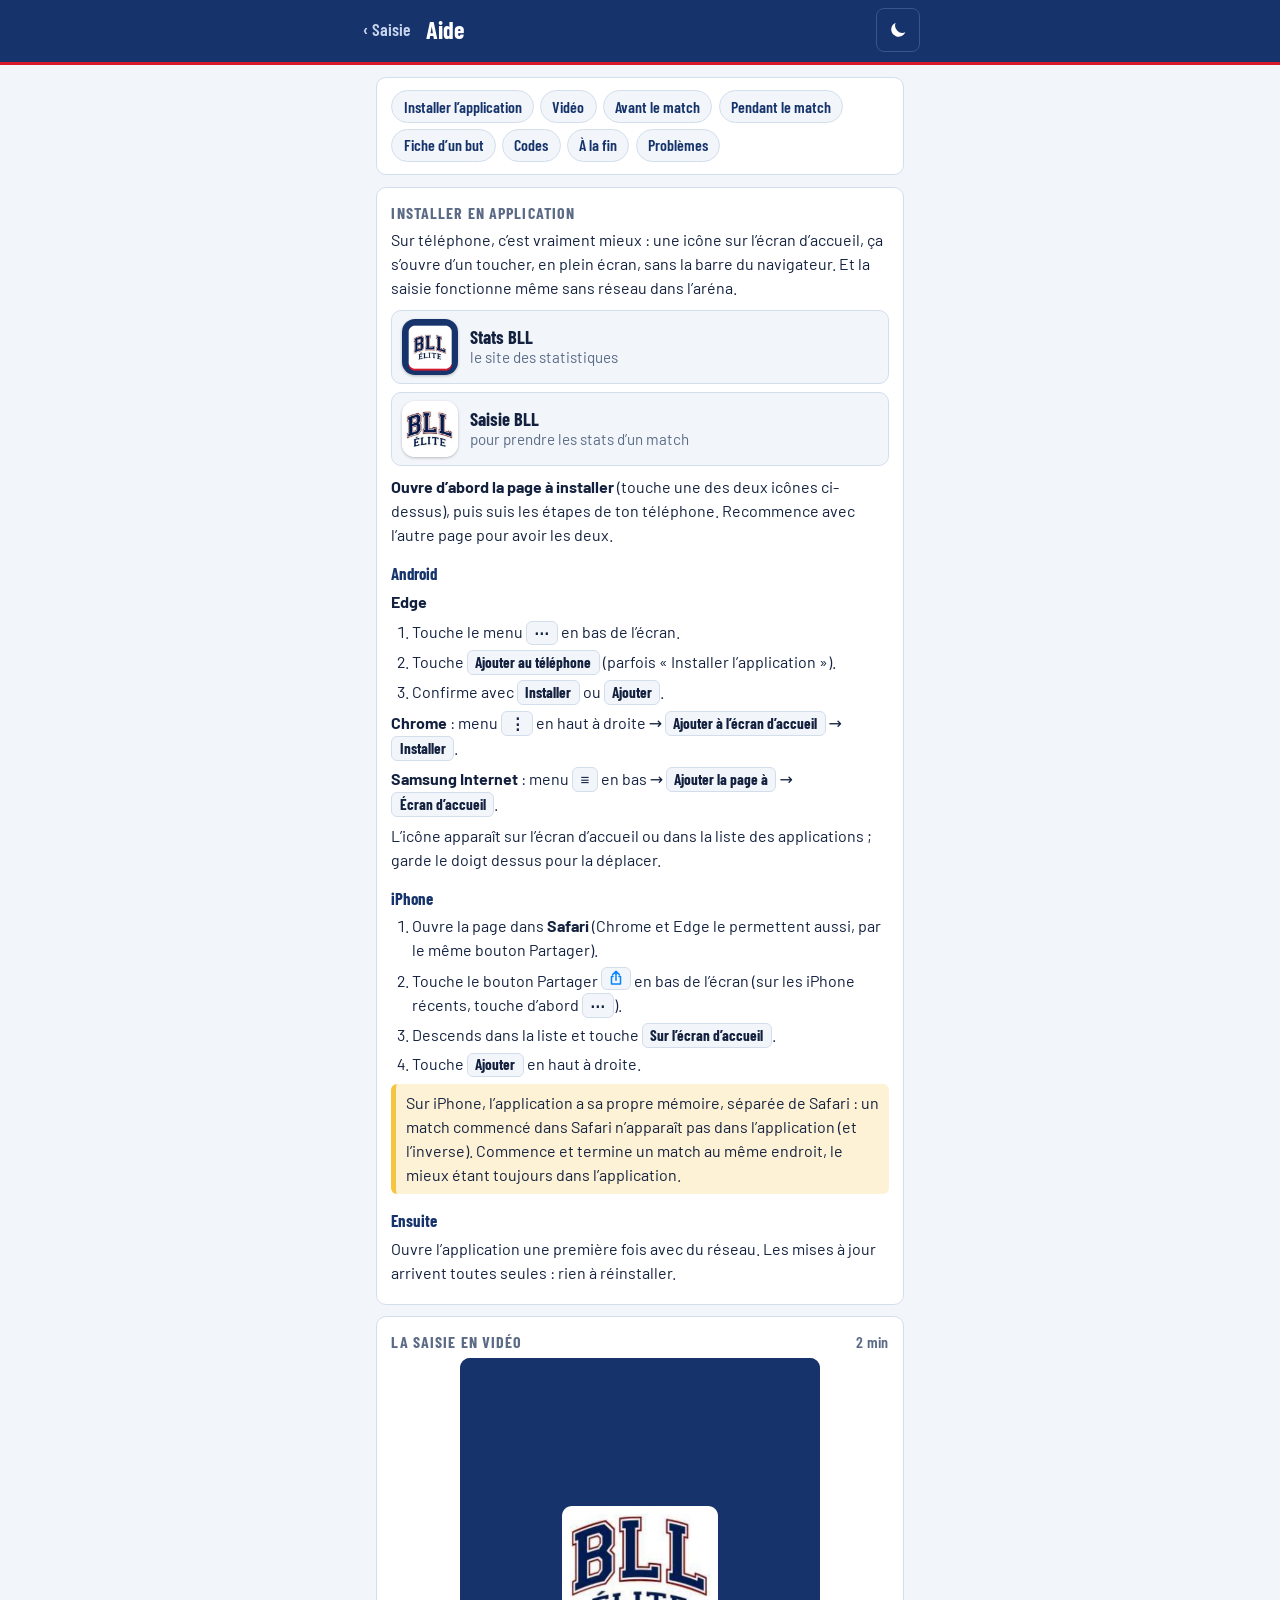
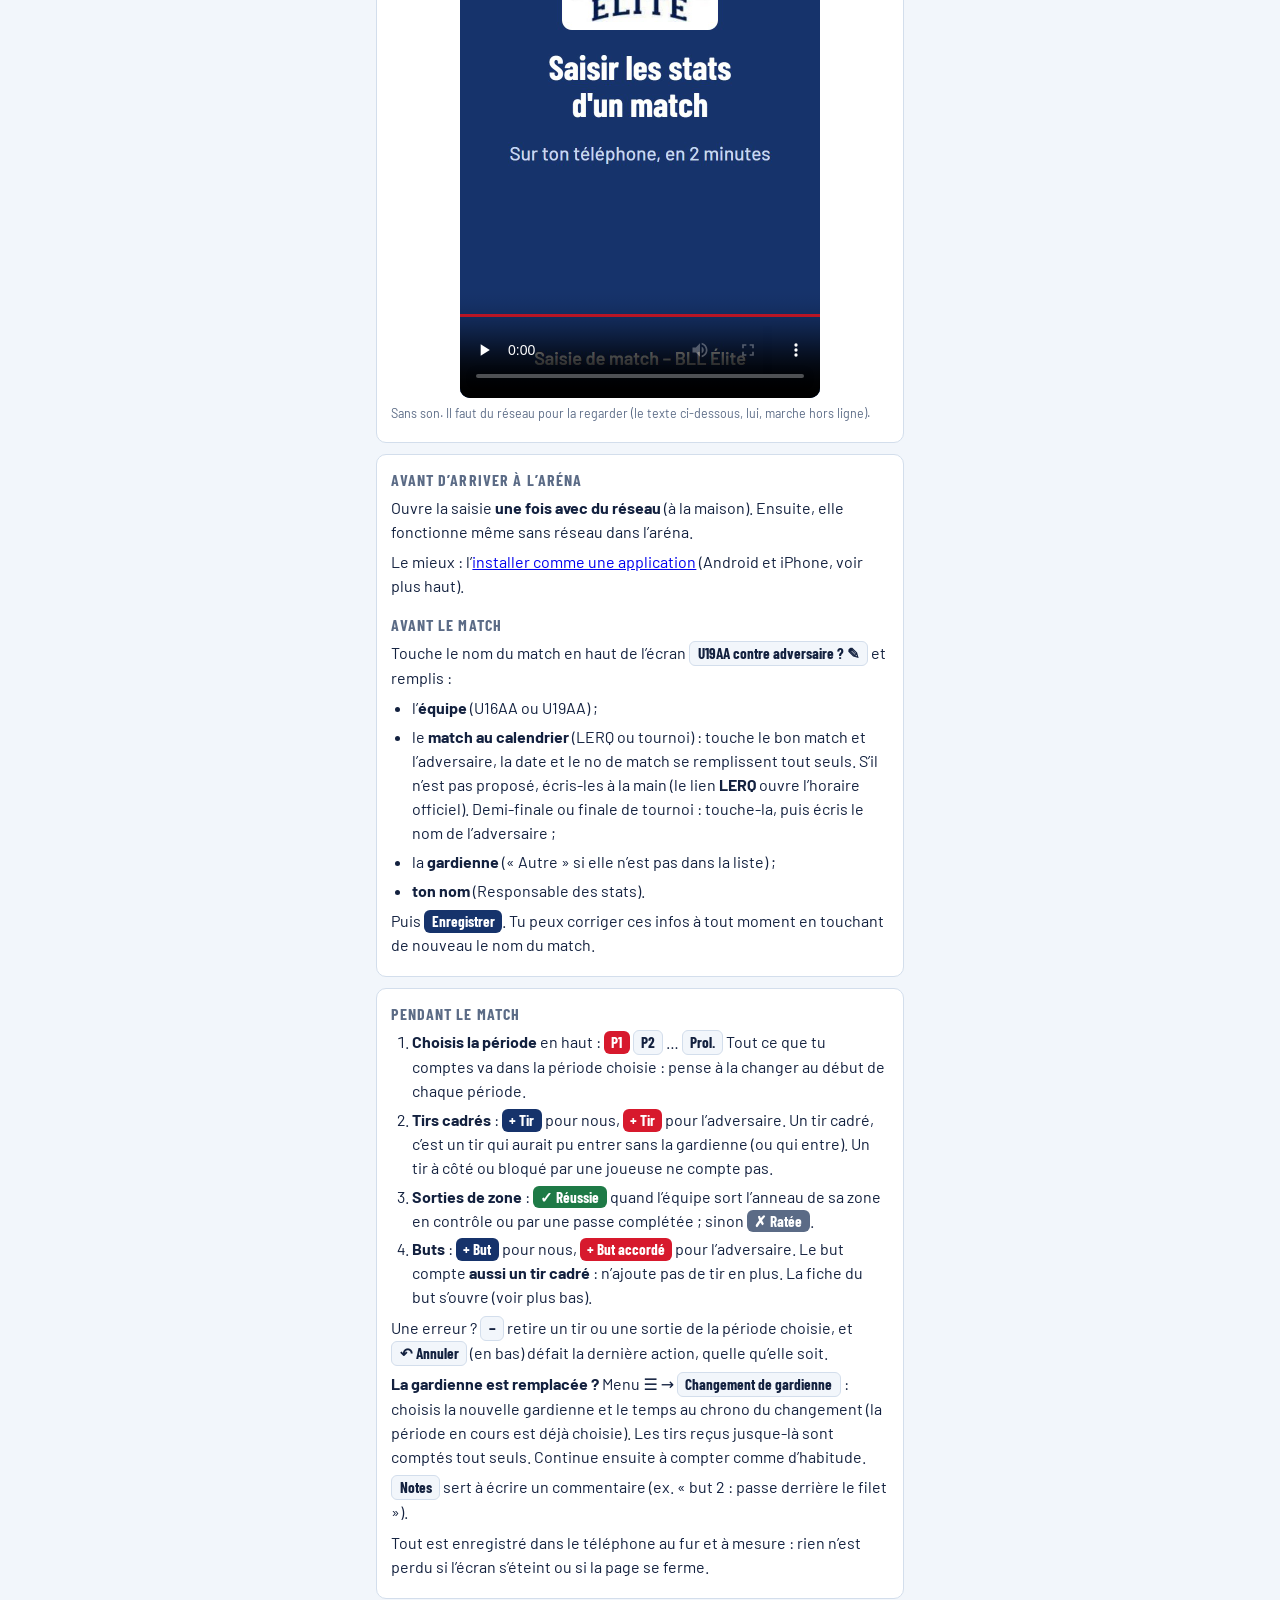
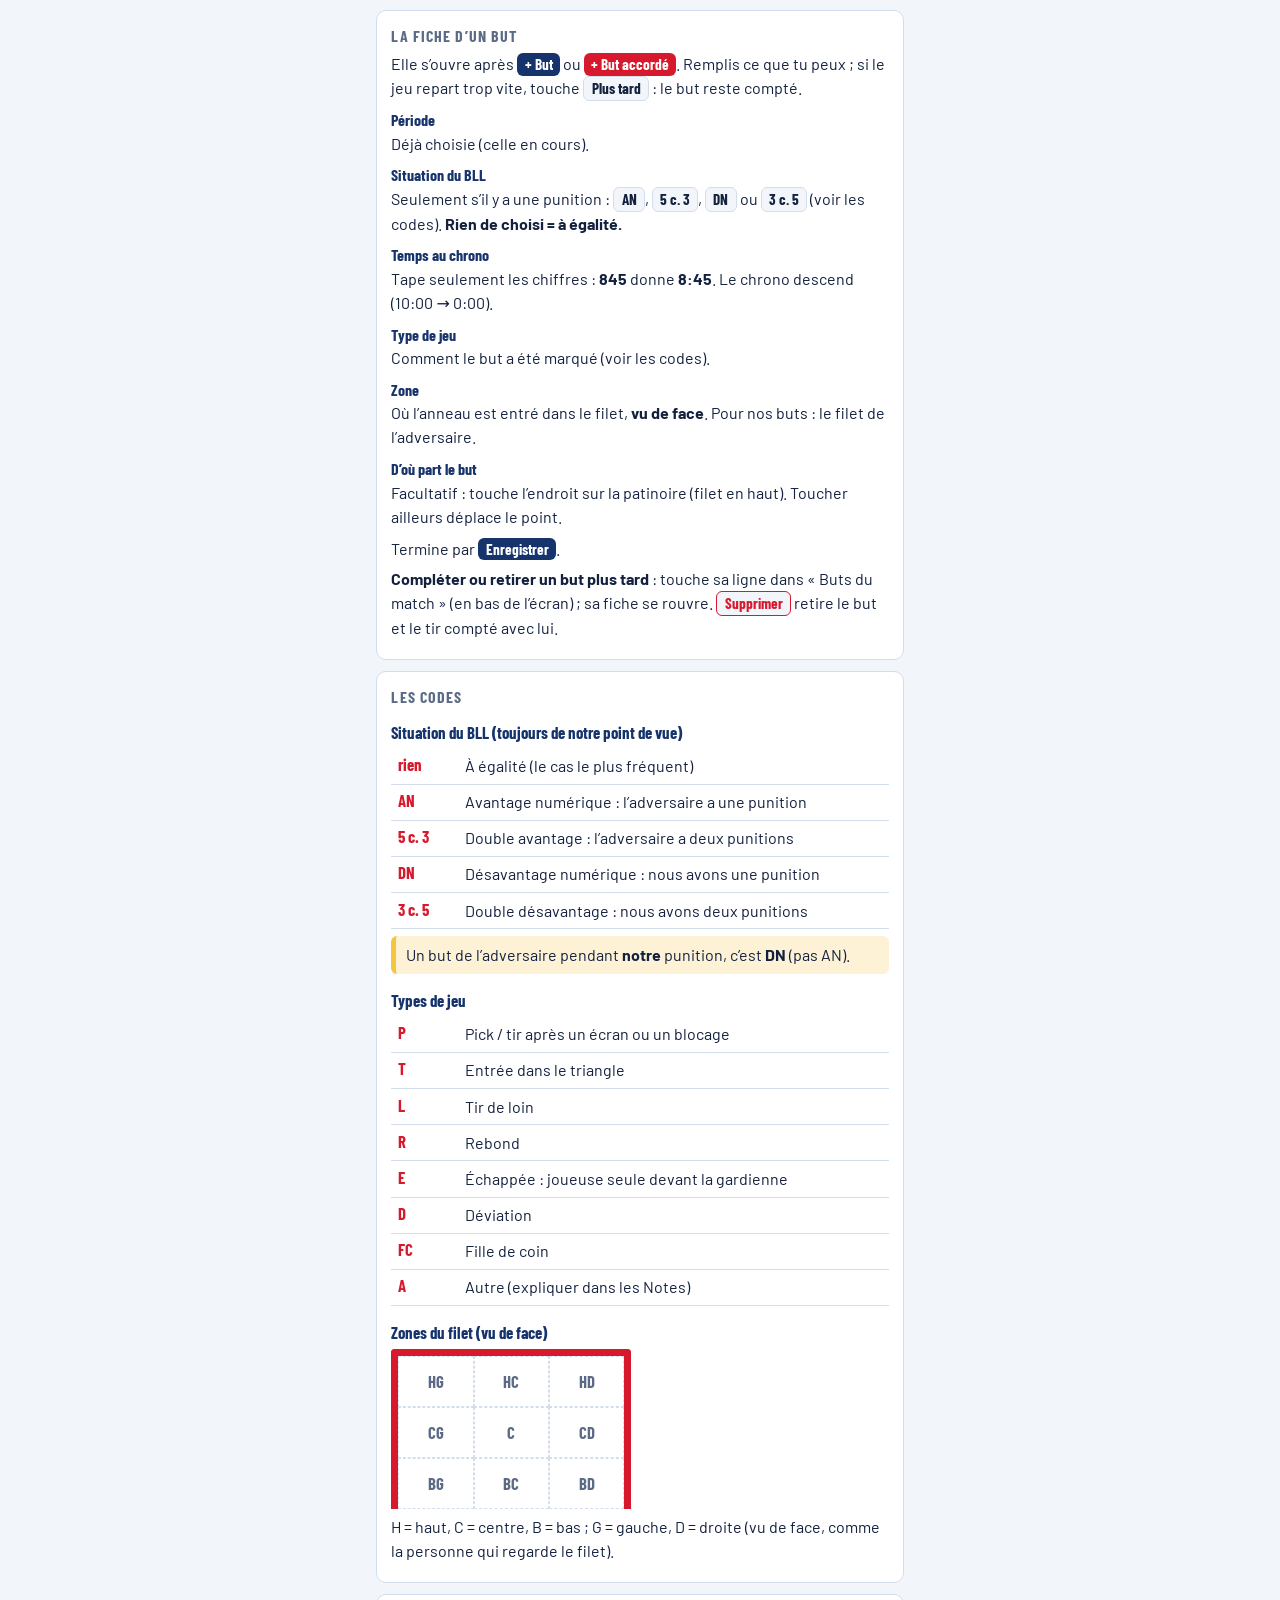
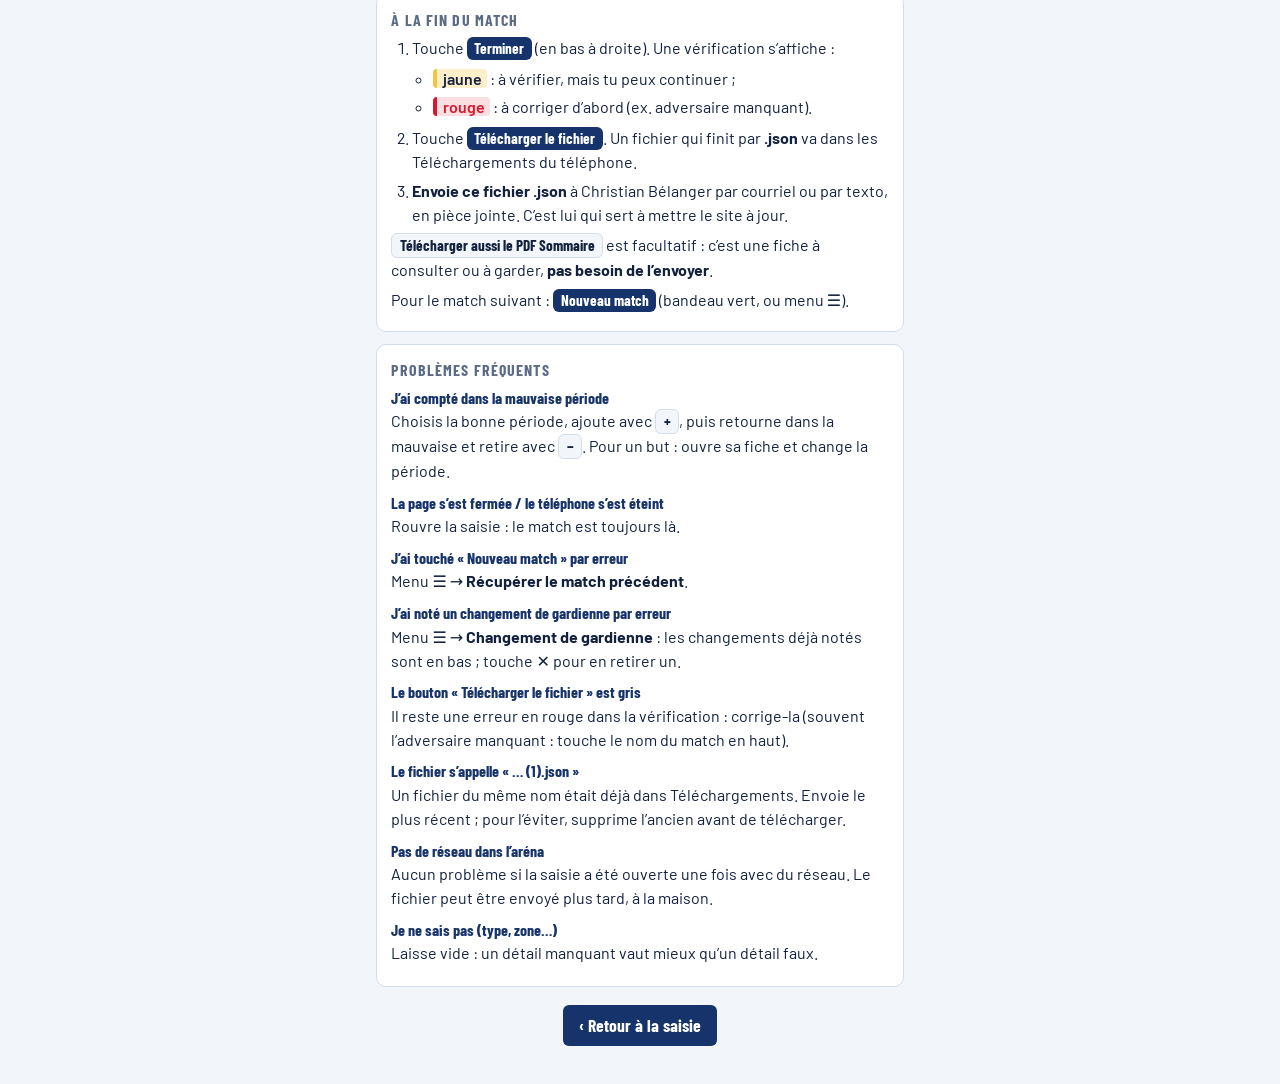
<file: aide.html>
<!doctype html>
<html lang="fr">
<head>
  <meta charset="utf-8">
  <meta name="viewport" content="width=device-width, initial-scale=1, viewport-fit=cover">
  <meta name="robots" content="noindex">
  <meta name="theme-color" content="#16336B">
  <title>BLL Élite – Aide de la saisie</title>
  <meta property="og:type" content="website">
  <meta property="og:url" content="https://cbelanger.github.io/bll-stats/aide.html">
  <meta property="og:title" content="BLL Élite – Aide de la saisie">
  <meta property="og:description" content="Comment prendre les stats d'un match sur ton téléphone (texte et vidéo).">
  <meta property="og:image" content="https://cbelanger.github.io/bll-stats/assets/apercu-saisie.png">
  <meta property="og:image:width" content="1200">
  <meta property="og:image:height" content="630">
  <meta name="twitter:card" content="summary_large_image">
  <link rel="icon" href="assets/icones/saisie-192.png">
  <link rel="preconnect" href="https://fonts.googleapis.com">
  <link rel="preconnect" href="https://fonts.gstatic.com" crossorigin>
  <link href="https://fonts.googleapis.com/css2?family=Barlow+Condensed:wght@600;700&family=Barlow:wght@400;500;600&display=swap" rel="stylesheet">
  <link rel="stylesheet" href="css/saisie.css">
  <script>
    // Thème appliqué avant l'affichage : choix de l'usager (même réglage que le site), sinon réglage de l'appareil
    (function () {
      var c = null; try { c = localStorage.getItem("bll-theme"); } catch (e) { /* stockage bloqué */ }
      document.documentElement.classList.toggle("sombre", c ? c === "sombre" : matchMedia("(prefers-color-scheme: dark)").matches);
    })();
  </script></head>
<body class="page-aide">
  <header class="tete">
    <div class="tete-in ligne1">
      <a class="retour" id="retour" href="saisie.html">‹ Saisie</a>
      <h1>Aide</h1>
      <button type="button" class="menu-b theme-b" id="theme" aria-label="Mode sombre">
        <svg class="lune" viewBox="0 0 24 24" aria-hidden="true"><path d="M20 14.5A8 8 0 0 1 9.5 4a8 8 0 1 0 10.5 10.5Z"/></svg>
        <svg class="soleil" viewBox="0 0 24 24" aria-hidden="true"><circle cx="12" cy="12" r="4.2"/>
          <path d="M12 2v2.5M12 19.5V22M2 12h2.5M19.5 12H22M4.9 4.9l1.8 1.8M17.3 17.3l1.8 1.8M4.9 19.1l1.8-1.8M17.3 6.7l1.8-1.8"/></svg>
      </button>
    </div>
  </header>

  <main>
    <nav class="carte sommaire-aide" aria-label="Sections">
      <a href="#appli">Installer l’application</a>
      <a href="#video">Vidéo</a>
      <a href="#avant">Avant le match</a>
      <a href="#pendant">Pendant le match</a>
      <a href="#but">Fiche d’un but</a>
      <a href="#codes">Codes</a>
      <a href="#fin">À la fin</a>
      <a href="#faq">Problèmes</a>
    </nav>

    <section class="carte" id="appli">
      <h2>Installer en application</h2>
      <p>Sur téléphone, c’est vraiment mieux : une icône sur l’écran d’accueil, ça s’ouvre d’un toucher, en plein écran,
        sans la barre du navigateur. Et la saisie fonctionne même sans réseau dans l’aréna.</p>
      <div class="applis">
        <a class="appli" href="index.html"><img src="assets/icones/site-192.png" alt="" width="56" height="56">
          <span><b>Stats BLL</b>le site des statistiques</span></a>
        <a class="appli" href="saisie.html" id="lien-saisie"><img src="assets/icones/saisie-192.png" alt="" width="56" height="56">
          <span><b>Saisie BLL</b>pour prendre les stats d’un match</span></a>
      </div>
      <p><b>Ouvre d’abord la page à installer</b> (touche une des deux icônes ci-dessus), puis suis les étapes de ton téléphone.
        Recommence avec l’autre page pour avoir les deux.</p>
      <p class="gestion-seul">Admin : l’icône « Saisie BLL » ouvre la saisie en mode admin ; installée de là, elle devient
        l’application « BLL Gestion ».</p>

      <h3>Android</h3>
      <p><b>Edge</b></p>
      <ol class="etapes-aide">
        <li>Touche le menu <span class="t c">⋯</span> en bas de l’écran.</li>
        <li>Touche <span class="t c">Ajouter au téléphone</span> (parfois « Installer l’application »).</li>
        <li>Confirme avec <span class="t c">Installer</span> ou <span class="t c">Ajouter</span>.</li>
      </ol>
      <p><b>Chrome</b> : menu <span class="t c">⋮</span> en haut à droite → <span class="t c">Ajouter à l’écran d’accueil</span>
        → <span class="t c">Installer</span>.</p>
      <p><b>Samsung Internet</b> : menu <span class="t c">≡</span> en bas → <span class="t c">Ajouter la page à</span>
        → <span class="t c">Écran d’accueil</span>.</p>
      <p>L’icône apparaît sur l’écran d’accueil ou dans la liste des applications ; garde le doigt dessus pour la déplacer.</p>

      <h3>iPhone</h3>
      <ol class="etapes-aide">
        <li>Ouvre la page dans <b>Safari</b> (Chrome et Edge le permettent aussi, par le même bouton Partager).</li>
        <li>Touche le bouton Partager <span class="t c partage" aria-label="Partager"><svg viewBox="0 0 24 24" aria-hidden="true"><path d="M12 3v12M7.5 7.5 12 3l4.5 4.5M8 10H6v10h12V10h-2"/></svg></span>
          en bas de l’écran (sur les iPhone récents, touche d’abord <span class="t c">⋯</span>).</li>
        <li>Descends dans la liste et touche <span class="t c">Sur l’écran d’accueil</span>.</li>
        <li>Touche <span class="t c">Ajouter</span> en haut à droite.</li>
      </ol>
      <p class="astuce">Sur iPhone, l’application a sa propre mémoire, séparée de Safari : un match commencé dans Safari
        n’apparaît pas dans l’application (et l’inverse). Commence et termine un match au même endroit, le mieux étant
        toujours dans l’application.</p>

      <h3>Ensuite</h3>
      <p>Ouvre l’application une première fois avec du réseau. Les mises à jour arrivent toutes seules : rien à réinstaller.</p>
    </section>

    <section class="carte" id="video">
      <h2>La saisie en vidéo <span>2 min</span></h2>
      <video class="video-aide" controls playsinline preload="none" poster="assets/aide/saisie-demo.jpg"
             src="assets/aide/saisie-demo.mp4">La vidéo ne peut pas être lue sur ce navigateur.</video>
      <p class="note">Sans son. Il faut du réseau pour la regarder (le texte ci-dessous, lui, marche hors ligne).</p>
    </section>

    <section class="carte" id="avant">
      <h2>Avant d’arriver à l’aréna</h2>
      <p>Ouvre la saisie <b>une fois avec du réseau</b> (à la maison). Ensuite, elle fonctionne même sans réseau dans l’aréna.</p>
      <p>Le mieux : l’<a href="#appli">installer comme une application</a> (Android et iPhone, voir plus haut).</p>

      <h2>Avant le match</h2>
      <p>Touche le nom du match en haut de l’écran <span class="t c">U19AA contre adversaire ? ✎</span> et remplis :</p>
      <ul>
        <li>l’<b>équipe</b> (U16AA ou U19AA) ;</li>
        <li>le <b>match au calendrier</b> (LERQ ou tournoi) : touche le bon match et l’adversaire, la date et le no de match
          se remplissent tout seuls. S’il n’est pas proposé, écris-les à la main (le lien <b>LERQ</b> ouvre l’horaire officiel).
          Demi-finale ou finale de tournoi : touche-la, puis écris le nom de l’adversaire ;</li>
        <li>la <b>gardienne</b> (« Autre » si elle n’est pas dans la liste) ;</li>
        <li><b>ton nom</b> (Responsable des stats).</li>
      </ul>
      <p>Puis <span class="t">Enregistrer</span>. Tu peux corriger ces infos à tout moment en touchant de nouveau le nom du match.</p>
    </section>

    <section class="carte" id="pendant">
      <h2>Pendant le match</h2>
      <ol class="etapes-aide">
        <li><b>Choisis la période</b> en haut : <span class="t r">P1</span> <span class="t c">P2</span> … <span class="t c">Prol.</span>
          Tout ce que tu comptes va dans la période choisie : pense à la changer au début de chaque période.</li>
        <li><b>Tirs cadrés</b> : <span class="t">+ Tir</span> pour nous, <span class="t r">+ Tir</span> pour l’adversaire.
          Un tir cadré, c’est un tir qui aurait pu entrer sans la gardienne (ou qui entre). Un tir à côté ou bloqué par une joueuse ne compte pas.</li>
        <li><b>Sorties de zone</b> : <span class="t v">✓ Réussie</span> quand l’équipe sort l’anneau de sa zone en contrôle
          ou par une passe complétée ; sinon <span class="t n">✗ Ratée</span>.</li>
        <li><b>Buts</b> : <span class="t">+ But</span> pour nous, <span class="t r">+ But accordé</span> pour l’adversaire.
          Le but compte <b>aussi un tir cadré</b> : n’ajoute pas de tir en plus. La fiche du but s’ouvre (voir plus bas).</li>
      </ol>
      <p>Une erreur ? <span class="t c">−</span> retire un tir ou une sortie de la période choisie, et <span class="t c">↶ Annuler</span>
        (en bas) défait la dernière action, quelle qu’elle soit.</p>
      <p><b>La gardienne est remplacée ?</b> Menu ☰ → <span class="t c">Changement de gardienne</span> : choisis la nouvelle
        gardienne et le temps au chrono du changement (la période en cours est déjà choisie). Les tirs reçus jusque-là sont
        comptés tout seuls. Continue ensuite à compter comme d’habitude.</p>
      <p><span class="t c">Notes</span> sert à écrire un commentaire (ex. « but 2 : passe derrière le filet »).</p>
      <p>Tout est enregistré dans le téléphone au fur et à mesure : rien n’est perdu si l’écran s’éteint ou si la page se ferme.</p>
    </section>

    <section class="carte" id="but">
      <h2>La fiche d’un but</h2>
      <p>Elle s’ouvre après <span class="t">+ But</span> ou <span class="t r">+ But accordé</span>. Remplis ce que tu peux ;
        si le jeu repart trop vite, touche <span class="t c">Plus tard</span> : le but reste compté.</p>
      <dl class="champs-aide">
        <dt>Période</dt><dd>Déjà choisie (celle en cours).</dd>
        <dt>Situation du BLL</dt><dd>Seulement s’il y a une punition : <span class="t c">AN</span>, <span class="t c">5 c. 3</span>,
          <span class="t c">DN</span> ou <span class="t c">3 c. 5</span> (voir les codes). <b>Rien de choisi = à égalité.</b></dd>
        <dt>Temps au chrono</dt><dd>Tape seulement les chiffres : <b>845</b> donne <b>8:45</b>. Le chrono descend (10:00 → 0:00).</dd>
        <dt>Type de jeu</dt><dd>Comment le but a été marqué (voir les codes).</dd>
        <dt>Zone</dt><dd>Où l’anneau est entré dans le filet, <b>vu de face</b>. Pour nos buts : le filet de l’adversaire.</dd>
        <dt>D’où part le but</dt><dd>Facultatif : touche l’endroit sur la patinoire (filet en haut). Toucher ailleurs déplace le point.</dd>
      </dl>
      <p>Termine par <span class="t">Enregistrer</span>.</p>
      <p><b>Compléter ou retirer un but plus tard</b> : touche sa ligne dans « Buts du match » (en bas de l’écran) ;
        sa fiche se rouvre. <span class="t c rouge">Supprimer</span> retire le but et le tir compté avec lui.</p>
    </section>

    <section class="carte" id="codes">
      <h2>Les codes</h2>
      <h3>Situation du BLL (toujours de notre point de vue)</h3>
      <table class="codes">
        <tr><th>rien</th><td>À égalité (le cas le plus fréquent)</td></tr>
        <tr><th>AN</th><td>Avantage numérique : l’adversaire a une punition</td></tr>
        <tr><th>5 c. 3</th><td>Double avantage : l’adversaire a deux punitions</td></tr>
        <tr><th>DN</th><td>Désavantage numérique : nous avons une punition</td></tr>
        <tr><th>3 c. 5</th><td>Double désavantage : nous avons deux punitions</td></tr>
      </table>
      <p class="astuce">Un but de l’adversaire pendant <b>notre</b> punition, c’est <b>DN</b> (pas AN).</p>

      <h3>Types de jeu</h3>
      <table class="codes">
        <tr><th>P</th><td>Pick / tir après un écran ou un blocage</td></tr>
        <tr><th>T</th><td>Entrée dans le triangle</td></tr>
        <tr><th>L</th><td>Tir de loin</td></tr>
        <tr><th>R</th><td>Rebond</td></tr>
        <tr><th>E</th><td>Échappée : joueuse seule devant la gardienne</td></tr>
        <tr><th>D</th><td>Déviation</td></tr>
        <tr><th>FC</th><td>Fille de coin</td></tr>
        <tr><th>A</th><td>Autre (expliquer dans les Notes)</td></tr>
      </table>

      <h3>Zones du filet (vu de face)</h3>
      <div class="filet filet-aide" aria-label="Zones du filet vu de face">
        <span>HG</span><span>HC</span><span>HD</span><span>CG</span><span>C</span><span>CD</span><span>BG</span><span>BC</span><span>BD</span>
      </div>
      <p>H = haut, C = centre, B = bas ; G = gauche, D = droite (vu de face, comme la personne qui regarde le filet).</p>
    </section>

    <section class="carte" id="fin">
      <h2>À la fin du match</h2>
      <ol class="etapes-aide">
        <li>Touche <span class="t">Terminer</span> (en bas à droite). Une vérification s’affiche :
          <ul>
            <li><span class="ex-av">jaune</span> : à vérifier, mais tu peux continuer ;</li>
            <li><span class="ex-er">rouge</span> : à corriger d’abord (ex. adversaire manquant).</li>
          </ul></li>
        <li>Touche <span class="t">Télécharger le fichier</span>. Un fichier qui finit par <b>.json</b> va dans les Téléchargements du téléphone.</li>
        <li class="parents-seul"><b>Envoie ce fichier .json</b> à Christian Bélanger par courriel ou par texto, en pièce jointe.
          C’est lui qui sert à mettre le site à jour.</li>
      </ol>
      <p><span class="t c">Télécharger aussi le PDF Sommaire</span> est facultatif : c’est une fiche à consulter ou à garder, <b>pas besoin de l’envoyer</b>.</p>
      <p>Pour le match suivant : <span class="t">Nouveau match</span> (bandeau vert, ou menu ☰).</p>
    </section>

    <section class="carte" id="faq">
      <h2>Problèmes fréquents</h2>
      <dl class="champs-aide">
        <dt>J’ai compté dans la mauvaise période</dt>
        <dd>Choisis la bonne période, ajoute avec <span class="t c">+</span>, puis retourne dans la mauvaise et retire avec <span class="t c">−</span>.
          Pour un but : ouvre sa fiche et change la période.</dd>
        <dt>La page s’est fermée / le téléphone s’est éteint</dt>
        <dd>Rouvre la saisie : le match est toujours là.</dd>
        <dt>J’ai touché « Nouveau match » par erreur</dt>
        <dd>Menu ☰ → <b>Récupérer le match précédent</b>.</dd>
        <dt>J’ai noté un changement de gardienne par erreur</dt>
        <dd>Menu ☰ → <b>Changement de gardienne</b> : les changements déjà notés sont en bas ; touche ✕ pour en retirer un.</dd>
        <dt>Le bouton « Télécharger le fichier » est gris</dt>
        <dd>Il reste une erreur en rouge dans la vérification : corrige-la (souvent l’adversaire manquant : touche le nom du match en haut).</dd>
        <dt>Le fichier s’appelle « … (1).json »</dt>
        <dd>Un fichier du même nom était déjà dans Téléchargements. Envoie le plus récent ; pour l’éviter, supprime l’ancien avant de télécharger.</dd>
        <dt>Pas de réseau dans l’aréna</dt>
        <dd>Aucun problème si la saisie a été ouverte une fois avec du réseau. Le fichier peut être envoyé plus tard, à la maison.</dd>
        <dt>Je ne sais pas (type, zone…)</dt>
        <dd>Laisse vide : un détail manquant vaut mieux qu’un détail faux.</dd>
      </dl>
    </section>

    <p class="retour-bas"><a class="t" id="retour-bas" href="saisie.html">‹ Retour à la saisie</a></p>
  </main>

  <script>
    // Retour : vers le site si l'aide a été ouverte depuis le site (?depuis=site), sinon vers la saisie
    // en gardant son mode (?gestion=1) ; la page d'aide est la même pour tous
    const site = /[?&]depuis=site(&|$)/.test(location.search);
    for (const id of ["retour", "retour-bas"]) {
      const a = document.getElementById(id);
      a.href = site ? "index.html" : "saisie.html" + location.search;
      if (site) a.textContent = id === "retour" ? "‹ Site" : "‹ Retour au site";
    }
    if (/[?&]gestion=1(&|$)/.test(location.search)) {
      document.body.classList.add("gestion");
      document.getElementById("lien-saisie").href = "saisie.html?gestion=1";   // à installer : BLL Gestion
    }
    // Mode clair / sombre : même choix que le site et la saisie (localStorage « bll-theme »)
    const theme = document.getElementById("theme"), racine = document.documentElement;
    const majTheme = () => theme.setAttribute("aria-label", racine.classList.contains("sombre") ? "Mode clair" : "Mode sombre");
    theme.addEventListener("click", () => {
      const sombre = racine.classList.toggle("sombre");
      try { localStorage.setItem("bll-theme", sombre ? "sombre" : "clair"); } catch (e) { /* rien */ }
      majTheme();
    });
    majTheme();
  </script>
</body>
</html>
</file>
<file: css/saisie.css>
/* Page de saisie sur téléphone : une colonne pour le pouce, en-tête collant (score + période),
   cartes de comptage, barre d'actions fixe en bas. Mêmes jetons de couleur que style.css. */
:root {
  --glace: #F2F6FB;
  --surface: #FFFFFF;
  --trait: #D3DEEC;
  --encre: #13213F;
  --doux: #5B6B86;
  --marine: #16336B;
  --tete: #16336B;
  --tete-trait: #3A5590;
  --sur: #FFFFFF;
  --sur-doux: #C9D6EE;
  --rouge: #D7192D;
  --vert: #1E7A46;
  --avis: #F5C542;
  --voile: rgba(10, 20, 40, .45);
  --titre: "Barlow Condensed", "Arial Narrow", "Roboto Condensed", sans-serif;
  --texte: "Barlow", "Segoe UI", system-ui, sans-serif;
  --mono: ui-monospace, Consolas, "Courier New", monospace;
  color-scheme: light;
}
:root.sombre {
    --glace: #0E1A33; --surface: #15244A; --trait: #2A3D68; --encre: #E8EEF8; --doux: #9FB0CC;
    --marine: #3A66C4; --tete: #0F244D; --tete-trait: #2F4A80; --rouge: #E8394C; --vert: #2E9B5E;
    --voile: rgba(0, 0, 0, .6); color-scheme: dark;
  }

* { box-sizing: border-box; }
html { -webkit-text-size-adjust: 100%; }
body {
  margin: 0; background: var(--glace); color: var(--encre);
  font: 400 16px/1.4 var(--texte);
  -webkit-tap-highlight-color: transparent;
}
body::before { content: ""; position: fixed; inset: 0 0 auto; height: env(safe-area-inset-top, 0px); z-index: 10; background: var(--tete); }
button { font: inherit; color: inherit; cursor: pointer; touch-action: manipulation; }
button:focus-visible, input:focus-visible, textarea:focus-visible, a:focus-visible { outline: 3px solid var(--avis); outline-offset: 2px; }
button:active { transform: scale(.97); }
button:disabled { opacity: .45; cursor: default; transform: none; }
[hidden] { display: none !important; }

/* ---------- En-tête */
.tete {
  position: sticky; top: env(safe-area-inset-top, 0px); z-index: 5;
  background: var(--tete); color: var(--sur); border-bottom: 3px solid var(--rouge);
  padding-block: .5rem .6rem;
  padding-left: max(16px, env(safe-area-inset-left, 0px));
  padding-right: max(16px, env(safe-area-inset-right, 0px));
}
.tete-in { max-width: 560px; margin: 0 auto; }
.ligne1 { display: flex; align-items: center; gap: .75rem; }
.match {
  flex: 1; min-width: 0; display: flex; align-items: center; gap: .45rem;
  background: none; border: 0; padding: .2rem 0; text-align: left;
  font: 600 1.15rem/1.2 var(--titre);
}
.match .noms { min-width: 0; white-space: nowrap; overflow: hidden; text-overflow: ellipsis; }
.match .eq, .match .crayon { color: var(--sur-doux); }
.score { font: 700 2rem/1 var(--titre); font-variant-numeric: tabular-nums; letter-spacing: .03em; }
.menu-b {
  flex: none; min-width: 44px; min-height: 44px; border: 1px solid var(--tete-trait); border-radius: 8px;
  background: transparent; color: var(--sur); font: 700 1.4rem/1 var(--texte);
}
.aide-b { display: inline-grid; place-items: center; padding: 0 .55rem; text-decoration: none; font: 600 1.05rem/1 var(--titre); }
.menu-l { display: grid; gap: .5rem; margin-bottom: .8rem; }
.periodes { display: grid; grid-template-columns: repeat(5, 1fr); gap: .35rem; margin-top: .45rem; }
.periodes button {
  min-height: 40px; border-radius: 6px; border: 1px solid var(--tete-trait);
  background: transparent; color: var(--sur-doux); font: 700 1.1rem/1 var(--titre);
}
.periodes button[aria-pressed="true"] { background: var(--rouge); border-color: var(--rouge); color: var(--sur); }

/* ---------- Cartes */
main {
  max-width: 560px; margin: 0 auto; display: grid; gap: .7rem;
  padding-block: .75rem 6.5rem;
  padding-left: max(16px, env(safe-area-inset-left, 0px));
  padding-right: max(16px, env(safe-area-inset-right, 0px));
}
.carte { background: var(--surface); border: 1px solid var(--trait); border-radius: 10px; padding: .65rem .7rem .7rem; min-width: 0; }
.carte h2 {
  display: flex; justify-content: space-between; align-items: baseline; gap: .5rem;
  margin: 0 0 .45rem; font: 700 1rem/1.1 var(--titre); letter-spacing: .07em; text-transform: uppercase; color: var(--doux);
}
.carte h2 span { font-weight: 600; letter-spacing: .02em; text-transform: none; }
.deux { display: grid; grid-template-columns: minmax(0, 1fr) minmax(0, 1fr); gap: .6rem; }
.cote { min-width: 0; display: grid; grid-template-columns: minmax(0, 1fr); gap: .3rem; }
.haut { display: flex; align-items: baseline; justify-content: space-between; gap: .4rem; }
.etiq { font: 700 1rem/1 var(--titre); letter-spacing: .06em; text-transform: uppercase; color: var(--marine); }
.adv .etiq { color: var(--rouge); }
/* Nom de l'adversaire à la place de « Adv. » : coupé avec « … » s'il est trop long */
#etiq-adv { min-width: 0; overflow: hidden; text-overflow: ellipsis; white-space: nowrap; }
.total { font: 700 2.3rem/1 var(--titre); font-variant-numeric: tabular-nums; }
.detail { font-size: .8rem; color: var(--doux); font-variant-numeric: tabular-nums; min-height: 1.15em; white-space: nowrap; overflow: hidden; text-overflow: ellipsis; }
.detail b { color: var(--encre); font-weight: 600; }
.actions { display: grid; grid-template-columns: 44px 1fr; gap: .35rem; }
.actions.seul { grid-template-columns: 1fr; }
.plus {
  min-height: 54px; border: 0; border-radius: 8px;
  background: var(--marine); color: var(--sur); font: 700 1.3rem/1 var(--titre); letter-spacing: .02em;
}
.adv .plus { background: var(--rouge); }
.plus.vert { background: var(--vert); }
.plus.neutre { background: var(--doux); }
.moins { min-height: 54px; border: 1px solid var(--trait); border-radius: 8px; background: transparent; color: var(--doux); font: 700 1.5rem/1 var(--titre); }
.note { margin: .45rem 0 0; font-size: .78rem; color: var(--doux); }

.bandeau {
  display: flex; align-items: center; justify-content: space-between; flex-wrap: wrap; gap: .5rem;
  background: var(--surface); border: 2px solid var(--vert); border-radius: 10px; padding: .6rem .7rem;
  font-weight: 600;
}

/* Buts du match (BLL et accordés) */
.liste { list-style: none; margin: 0; padding: 0; display: grid; gap: .3rem; }
.but {
  width: 100%; display: grid; grid-template-columns: 2rem 2.6rem 3.2rem 1fr 2.4rem .8rem; align-items: center; gap: .3rem;
  min-height: 46px; padding: 0 .5rem; border: 1px solid var(--trait); border-radius: 8px;
  background: var(--glace); text-align: left; font: 600 1.05rem/1 var(--titre); font-variant-numeric: tabular-nums;
}
.but .no, .but .fl { color: var(--doux); }
.but .fl { text-align: right; }
.but.nous { background: color-mix(in srgb, var(--marine) 12%, var(--surface)); border-color: color-mix(in srgb, var(--marine) 35%, transparent); }
.but.nous .no { color: var(--marine); font-size: .9rem; }
.but .ty { color: var(--rouge); min-width: 0; white-space: nowrap; overflow: hidden; text-overflow: ellipsis; }
.but .ty span { color: var(--encre); font-weight: 500; }
.match-l {
  width: 100%; display: grid; grid-template-columns: auto 1fr auto; align-items: center; gap: .6rem;
  min-height: 48px; padding: 0 .7rem; border: 1px solid var(--trait); border-radius: 8px;
  background: var(--glace); text-align: left; font: 600 1rem/1.2 var(--titre); font-variant-numeric: tabular-nums;
}
.match-l span:first-child { color: var(--doux); }
.match-l b { min-width: 0; white-space: nowrap; overflow: hidden; text-overflow: ellipsis; }
.manque-p { color: var(--rouge); font-weight: 600; }
.manque { font-style: normal; color: var(--rouge); background: color-mix(in srgb, var(--rouge) 14%, transparent); border-radius: 3px; padding: .1rem .3rem; }
.vide { color: var(--doux); font-size: .9rem; margin: .2rem 0; }

/* ---------- Barre du bas */
.bas {
  position: fixed; left: 0; right: 0; bottom: 0; z-index: 6;
  background: var(--surface); border-top: 1px solid var(--trait);
  padding-block: .5rem calc(.5rem + env(safe-area-inset-bottom, 0px));
  padding-left: max(16px, env(safe-area-inset-left, 0px));
  padding-right: max(16px, env(safe-area-inset-right, 0px));
}
.bas-in { max-width: 560px; margin: 0 auto; display: grid; grid-template-columns: 1fr auto auto; gap: .45rem; }
.bas button {
  min-height: 48px; border: 1px solid var(--trait); border-radius: 8px; background: transparent;
  padding: 0 .8rem; font: 600 1.05rem/1.1 var(--titre);
}
.bas .fin { background: var(--marine); border-color: var(--marine); color: var(--sur); }
#annuler { display: flex; align-items: center; gap: .45rem; min-width: 0; text-align: left; }
#annuler-l { min-width: 0; white-space: nowrap; overflow: hidden; text-overflow: ellipsis; }

/* ---------- Feuilles (dialogues) */
dialog.feuille {
  border: 0; padding: 0; margin: auto auto 0; width: 100%; max-width: 560px; max-height: 92%;
  border-radius: 16px 16px 0 0; background: var(--surface); color: var(--encre);
}
dialog.feuille::backdrop { background: var(--voile); }
.corps {
  padding-block: 1rem calc(1rem + env(safe-area-inset-bottom, 0px));
  padding-left: max(16px, env(safe-area-inset-left, 0px));
  padding-right: max(16px, env(safe-area-inset-right, 0px));
}
.corps h3 { margin: 0 0 .8rem; font: 700 1.5rem/1.1 var(--titre); }
.champ { display: grid; gap: .35rem; margin-bottom: .9rem; min-width: 0; }
.rang { display: grid; grid-template-columns: 1fr 1fr; gap: .6rem; }
.champ > .lab { font: 700 .9rem/1 var(--titre); letter-spacing: .07em; text-transform: uppercase; color: var(--doux); }
.aide { font-size: .8rem; color: var(--doux); }
.puces { display: flex; flex-wrap: wrap; gap: .35rem; }
.puce {
  min-height: 44px; min-width: 44px; padding: 0 .8rem; border: 1px solid var(--trait); border-radius: 8px;
  background: var(--glace); font: 700 1.1rem/1 var(--titre);
}
.puce[aria-pressed="true"] { background: var(--marine); border-color: var(--marine); color: var(--sur); }
/* Matchs du calendrier LERQ (infos du match) : un par ligne, date en haut, adversaire en dessous */
.puces.cal { display: grid; }
.cal .puce { display: grid; gap: .2rem; justify-items: start; padding: .45rem .8rem; text-align: left; }
.cal .puce b { font: 600 .85rem/1 var(--texte); color: var(--doux); }
.cal .puce[aria-pressed="true"] b { color: var(--sur); }
.types { display: grid; grid-template-columns: repeat(4, 1fr); gap: .35rem; }
.types .puce { display: grid; place-items: center; align-content: center; gap: .15rem; padding: .35rem .2rem; min-height: 58px; }
.types .puce b { font-size: 1.25rem; color: var(--rouge); }
.types .puce span { font: 500 .72rem/1.1 var(--texte); }
.types .puce[aria-pressed="true"] b { color: var(--sur); }
/* Fiche du but : périodes et situation sur une seule ligne chacune (téléphone de 360 px) */
.puces.rangee { display: grid; grid-template-columns: repeat(5, 1fr); }
.puces.rangee .puce { padding: 0; }
.sits .puce { min-height: 50px; }
.sits .puce b { font-size: 1.1rem; color: var(--marine); white-space: nowrap; }
/* Enregistrer toujours à portée du pouce, sans défiler sous la patinoire */
#f-but .corps { padding-bottom: 0; }
#f-but .pied-f { position: sticky; bottom: 0; background: var(--surface);
  margin-inline: -16px; padding: .6rem 16px calc(.6rem + env(safe-area-inset-bottom, 0px)); border-top: 1px solid var(--trait);
  display: grid; grid-template-columns: auto 1fr 1.3fr; flex-wrap: nowrap; }
#f-but .pied-f .btn { padding-inline: .6rem; min-width: 0; }
.filet {
  display: grid; grid-template-columns: repeat(3, 1fr); width: 100%; max-width: 330px; aspect-ratio: 3 / 2;
  border: 7px solid var(--rouge); border-bottom: 0; border-radius: 4px 4px 0 0;
}
.filet button {
  border: 1px dashed var(--trait); background: transparent; color: var(--doux);
  font: 700 1.15rem/1 var(--titre); transform: none;
}
.filet button[aria-pressed="true"] { background: var(--marine); color: var(--sur); border-style: solid; border-color: var(--marine); }
/* D'où part le but : demi-patinoire (js/patinoire.js), un toucher place le point */
.pat { width: 100%; max-width: 330px; touch-action: manipulation; cursor: crosshair; }
.pat svg { display: block; width: 100%; height: auto; }
.champ > .lab .lien-f {
  float: right; border: 0; background: none; padding: 0 .2rem; min-height: 0;
  font: 600 .85rem/1 var(--texte); letter-spacing: 0; text-transform: none; color: var(--rouge); text-decoration: underline;
}
input[type="text"], input[type="date"], input[type="time"], textarea {
  width: 100%; min-width: 0; min-height: 48px; padding: .5rem .7rem; border: 1px solid var(--trait); border-radius: 8px;
  background: var(--glace); color: var(--encre); font: 500 1.05rem/1.3 var(--texte);
}
#temps { width: 7.5rem; font: 700 1.6rem/1 var(--titre); font-variant-numeric: tabular-nums; text-align: center; }
textarea { min-height: 9rem; resize: vertical; }
.err { color: var(--rouge); font-size: .85rem; }
.pied-f { display: flex; gap: .5rem; justify-content: flex-end; flex-wrap: wrap; margin-top: .4rem; }
.btn {
  display: inline-flex; align-items: center; justify-content: center; text-decoration: none;
  min-height: 48px; padding: 0 1.1rem; border-radius: 8px; border: 1px solid var(--trait); background: transparent;
  color: var(--encre); font: 700 1.1rem/1 var(--titre);
}
.btn.principal { background: var(--marine); border-color: var(--marine); color: var(--sur); }
.btn.danger { color: var(--rouge); border-color: var(--rouge); margin-right: auto; }

/* Terminer */
.verifs { list-style: none; margin: 0 0 1rem; padding: 0; display: grid; gap: .35rem; font-size: .92rem; }
.verifs li { display: grid; grid-template-columns: 1.4rem 1fr; gap: .3rem; }
.verifs .ok { color: var(--vert); }
/* Erreurs et avertissements en encadré, pour qu'on les voie avant de télécharger */
.verifs .av, .verifs .er { padding: .45rem .6rem; border-radius: 8px; border-left: 5px solid; font-weight: 600; }
.verifs .av { color: var(--encre); border-color: var(--avis); background: color-mix(in srgb, var(--avis) 28%, transparent); }
.verifs .er { color: var(--rouge); border-color: var(--rouge); background: color-mix(in srgb, var(--rouge) 14%, transparent); }
.etapes { margin: 0 0 .8rem; padding-left: 1.3rem; display: grid; gap: .8rem; }
.etapes li { display: grid; gap: .35rem; justify-items: start; }
.fichier { font: 12px/1.3 var(--mono); color: var(--doux); word-break: break-all; }

.toast {
  position: fixed; left: 50%; transform: translateX(-50%); z-index: 20;
  bottom: calc(5rem + env(safe-area-inset-bottom, 0px));
  max-width: calc(100% - 32px); background: var(--encre); color: var(--glace);
  padding: .55rem .9rem; border-radius: 8px; font-size: .92rem; box-shadow: 0 4px 14px var(--voile);
}
@media (prefers-reduced-motion: reduce) { button:active { transform: none; } }

/* Saisie de Christian (saisie.html?gestion=1) : GitHub et matchs du site ; sinon consigne d'envoi pour les parents */
body:not(.gestion) .gestion-seul { display: none !important; }
.gestion .parents-seul { display: none !important; }

/* ---------- Page d'aide (aide.html) : mêmes cartes ; boutons reproduits en petites étiquettes (.t) */
.page-aide .tete h1 { margin: 0; font: 700 1.5rem/1 var(--titre); }
.page-aide .retour { color: var(--sur-doux); text-decoration: none; font: 600 1.1rem/1 var(--titre); padding: .6rem .2rem; }
.page-aide main { padding-bottom: 2rem; line-height: 1.5; }
.page-aide .carte { padding: .8rem .9rem; }
.page-aide .carte h2 { margin-top: .2rem; }
.page-aide .carte h2 + p, .page-aide p { margin: .4rem 0; }
.page-aide h3 { margin: 1rem 0 .4rem; font: 700 1.05rem/1.2 var(--titre); color: var(--marine); }
.page-aide ul, .page-aide ol { margin: .4rem 0; padding-left: 1.3rem; }
.page-aide li { margin: .3rem 0; }
.sommaire-aide { display: flex; flex-wrap: wrap; gap: .4rem; }
.sommaire-aide a {
  padding: .45rem .7rem; border: 1px solid var(--trait); border-radius: 999px; background: var(--glace);
  color: var(--marine); text-decoration: none; font: 600 1rem/1 var(--titre);
}
.t {
  display: inline-block; padding: .12rem .45rem; border-radius: 6px; background: var(--marine); color: var(--sur);
  font: 700 .95rem/1.25 var(--titre); white-space: nowrap; text-decoration: none;
}
.t.r { background: var(--rouge); }
.t.v { background: var(--vert); }
.t.n { background: var(--doux); }
.t.c { background: var(--glace); color: var(--encre); border: 1px solid var(--trait); }
.t.c.rouge { color: var(--rouge); border-color: var(--rouge); }
.champs-aide { margin: .5rem 0; }
.champs-aide dt { margin-top: .6rem; font: 700 1rem/1.2 var(--titre); color: var(--marine); }
.champs-aide dd { margin: .15rem 0 0; }
.codes { width: 100%; border-collapse: collapse; }
.codes th, .codes td { padding: .35rem .4rem; border-bottom: 1px solid var(--trait); text-align: left; vertical-align: top; }
.codes th { width: 4.2rem; font: 700 1.05rem/1.2 var(--titre); color: var(--rouge); white-space: nowrap; }
.astuce { padding: .45rem .6rem; border-left: 5px solid var(--avis); border-radius: 6px; background: color-mix(in srgb, var(--avis) 22%, transparent); }
.filet-aide { max-width: 240px; margin: .4rem 0; }
.filet-aide span { display: grid; place-items: center; border: 1px dashed var(--trait); color: var(--doux); font: 700 1.05rem/1 var(--titre); }
.ex-av, .ex-er { padding: 0 .35rem; border-radius: 4px; border-left: 4px solid; font-weight: 600; }
.ex-av { border-color: var(--avis); background: color-mix(in srgb, var(--avis) 28%, transparent); }
.ex-er { border-color: var(--rouge); color: var(--rouge); background: color-mix(in srgb, var(--rouge) 14%, transparent); }
.retour-bas { text-align: center; }
.retour-bas .t { padding: .6rem 1rem; font-size: 1.1rem; }
.page-aide section { scroll-margin-top: 4.5rem; }
.page-aide .carte h2:not(:first-child) { margin-top: 1.1rem; }
/* Installer en application : les deux icônes, chacune ouvre sa page */
.applis { display: grid; gap: .5rem; margin: .6rem 0; }
.appli { display: flex; align-items: center; gap: .75rem; padding: .5rem .6rem; border: 1px solid var(--trait); border-radius: 10px;
  background: var(--glace); color: var(--encre); text-decoration: none; }
.appli img { width: 56px; height: 56px; border-radius: 13px; box-shadow: 0 1px 3px rgba(0, 0, 0, .25); flex: none; }
.appli span { line-height: 1.3; color: var(--doux); font-size: .95rem; }
.appli b { display: block; font: 700 1.15rem/1.2 var(--titre); color: var(--encre); }
.t.partage { padding: .1rem .3rem; vertical-align: -3px; }
.t.partage svg { display: block; width: 18px; height: 18px; fill: none; stroke: #0A84FF; stroke-width: 2; stroke-linecap: round; stroke-linejoin: round; }
.video-aide { display: block; width: 100%; max-width: 360px; margin: .3rem auto; aspect-ratio: 9 / 16; border-radius: 10px; background: #16336B; }

/* Célébration d'un but BLL (celebrer() dans saisie.js) : anneaux bleus qui montent et s'effacent */
.anneau {
  position: fixed; z-index: 30; width: 30px; height: 30px; margin: -15px 0 0 -15px; border-radius: 50%; pointer-events: none;
  border: 7px solid #2F64C0; box-shadow: inset 0 0 0 2px #8FB4F0, 0 2px 6px rgba(0, 0, 0, .3);
  animation: anneau 1.1s cubic-bezier(.2, .7, .3, 1) both;
}
@keyframes anneau {
  from { transform: translate(0, 0) scale(.3) rotate(0); opacity: 1; }
  70% { opacity: 1; }
  to { transform: translate(var(--dx), var(--dy)) scale(1.1) rotate(200deg); opacity: 0; }
}

/* Bouton clair / sombre (en-tête de l'aide) : lune en mode clair, soleil en mode sombre */
.theme-b { margin-left: auto; display: grid; place-items: center; padding: 0; }
.theme-b svg { width: 22px; height: 22px; fill: currentColor; stroke: currentColor; stroke-width: 2; stroke-linecap: round; }
.theme-b .lune { stroke: none; }
.theme-b .soleil, .sombre .theme-b .lune { display: none; }
.sombre .theme-b .soleil { display: block; }
</file>
